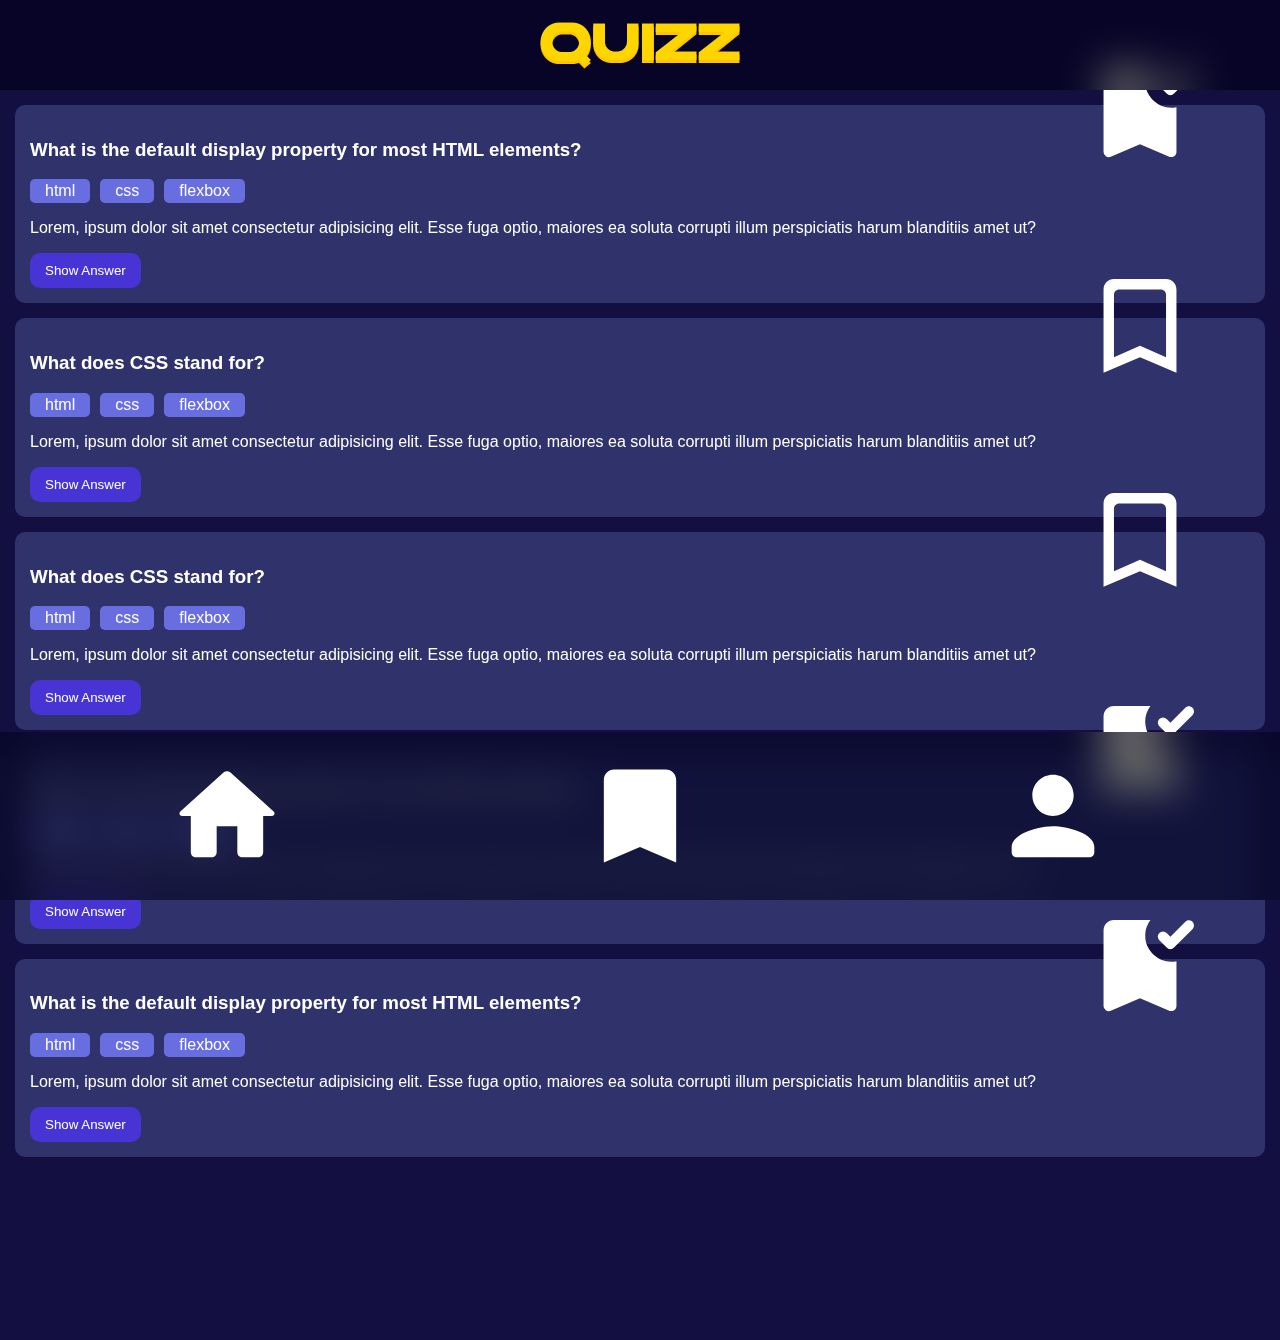
<file: index.html>
<!DOCTYPE html>
<html lang="en">
  <head>
    <meta charset="UTF-8" />
    <meta name="viewport" content="width=device-width, initial-scale=1.0" />
    <link rel="stylesheet" href="css/global.css" />
    <title>Quizz</title>
  </head>
  <body>
    <nav>
      <img src="img/logo.png" class="nav__logo" />
    </nav>
    <main>
      <section class="question__section">
        <div class="question__card">
          <svg
            class="bookmark__icon"
            xmlns="http://www.w3.org/2000/svg"
            xmlns:xlink="http://www.w3.org/1999/xlink"
            aria-hidden="true"
            role="img"
            class="iconify iconify--ic"
            width="100%"
            height="100%"
            preserveAspectRatio="xMidYMid meet"
            viewBox="0 0 24 24"
          >
            <path
              fill="currentColor"
              d="M5 5c0-1.1.9-2 2-2h7a5.002 5.002 0 0 0 5 7.9v8.58c0 .72-.73 1.2-1.39.92L12 18l-5.61 2.4A.994.994 0 0 1 5 19.48zm17.07-1.66c.39.39.39 1.02 0 1.41l-3.54 3.54a.996.996 0 0 1-1.41 0l-1.41-1.41a.996.996 0 1 1 1.41-1.41l.71.71l2.83-2.83c.39-.4 1.02-.4 1.41-.01"
            ></path>
          </svg>

          <h3>What is the default display property for most HTML elements?</h3>
          <div class="question__tag">
            <div class="question__tag__item">html</div>
            <div class="question__tag__item">css</div>
            <div class="question__tag__item">flexbox</div>
          </div>
          <p>
            Lorem, ipsum dolor sit amet consectetur adipisicing elit. Esse fuga
            optio, maiores ea soluta corrupti illum perspiciatis harum
            blanditiis amet ut?
          </p>
          <button class="answer__button">Show Answer</button>
        </div>
        <div class="question__card">
          <svg
            class="bookmark__icon"
            xmlns="http://www.w3.org/2000/svg"
            xmlns:xlink="http://www.w3.org/1999/xlink"
            aria-hidden="true"
            role="img"
            class="iconify iconify--ic"
            width="100%"
            height="100%"
            preserveAspectRatio="xMidYMid meet"
            viewBox="0 0 24 24"
          >
            <path
              fill="currentColor"
              d="M17 3H7c-1.1 0-2 .9-2 2v16l7-3l7 3V5c0-1.1-.9-2-2-2m0 15l-5-2.18L7 18V6c0-.55.45-1 1-1h8c.55 0 1 .45 1 1z"
            ></path>
          </svg>

          <h3>What does CSS stand for?</h3>
          <div class="question__tag">
            <div class="question__tag__item">html</div>
            <div class="question__tag__item">css</div>
            <div class="question__tag__item">flexbox</div>
          </div>
          <p>
            Lorem, ipsum dolor sit amet consectetur adipisicing elit. Esse fuga
            optio, maiores ea soluta corrupti illum perspiciatis harum
            blanditiis amet ut?
          </p>
          <button class="answer__button">Show Answer</button>
        </div>
        <div class="question__card">
          <svg
            class="bookmark__icon"
            xmlns="http://www.w3.org/2000/svg"
            xmlns:xlink="http://www.w3.org/1999/xlink"
            aria-hidden="true"
            role="img"
            class="iconify iconify--ic"
            width="100%"
            height="100%"
            preserveAspectRatio="xMidYMid meet"
            viewBox="0 0 24 24"
          >
            <path
              fill="currentColor"
              d="M17 3H7c-1.1 0-2 .9-2 2v16l7-3l7 3V5c0-1.1-.9-2-2-2m0 15l-5-2.18L7 18V6c0-.55.45-1 1-1h8c.55 0 1 .45 1 1z"
            ></path>
          </svg>

          <h3>What does CSS stand for?</h3>
          <div class="question__tag">
            <div class="question__tag__item">html</div>
            <div class="question__tag__item">css</div>
            <div class="question__tag__item">flexbox</div>
          </div>
          <p>
            Lorem, ipsum dolor sit amet consectetur adipisicing elit. Esse fuga
            optio, maiores ea soluta corrupti illum perspiciatis harum
            blanditiis amet ut?
          </p>
          <button class="answer__button">Show Answer</button>
        </div>
        <div class="question__card">
          <svg
            class="bookmark__icon"
            xmlns="http://www.w3.org/2000/svg"
            xmlns:xlink="http://www.w3.org/1999/xlink"
            aria-hidden="true"
            role="img"
            class="iconify iconify--ic"
            width="100%"
            height="100%"
            preserveAspectRatio="xMidYMid meet"
            viewBox="0 0 24 24"
          >
            <path
              fill="currentColor"
              d="M5 5c0-1.1.9-2 2-2h7a5.002 5.002 0 0 0 5 7.9v8.58c0 .72-.73 1.2-1.39.92L12 18l-5.61 2.4A.994.994 0 0 1 5 19.48zm17.07-1.66c.39.39.39 1.02 0 1.41l-3.54 3.54a.996.996 0 0 1-1.41 0l-1.41-1.41a.996.996 0 1 1 1.41-1.41l.71.71l2.83-2.83c.39-.4 1.02-.4 1.41-.01"
            ></path>
          </svg>

          <h3>What is the default display property for most HTML elements?</h3>
          <div class="question__tag">
            <div class="question__tag__item">html</div>
            <div class="question__tag__item">css</div>
            <div class="question__tag__item">flexbox</div>
          </div>
          <p>
            Lorem, ipsum dolor sit amet consectetur adipisicing elit. Esse fuga
            optio, maiores ea soluta corrupti illum perspiciatis harum
            blanditiis amet ut?
          </p>
          <button class="answer__button">Show Answer</button>
        </div>
        <div class="question__card">
          <svg
            class="bookmark__icon"
            xmlns="http://www.w3.org/2000/svg"
            xmlns:xlink="http://www.w3.org/1999/xlink"
            aria-hidden="true"
            role="img"
            class="iconify iconify--ic"
            width="100%"
            height="100%"
            preserveAspectRatio="xMidYMid meet"
            viewBox="0 0 24 24"
          >
            <path
              fill="currentColor"
              d="M5 5c0-1.1.9-2 2-2h7a5.002 5.002 0 0 0 5 7.9v8.58c0 .72-.73 1.2-1.39.92L12 18l-5.61 2.4A.994.994 0 0 1 5 19.48zm17.07-1.66c.39.39.39 1.02 0 1.41l-3.54 3.54a.996.996 0 0 1-1.41 0l-1.41-1.41a.996.996 0 1 1 1.41-1.41l.71.71l2.83-2.83c.39-.4 1.02-.4 1.41-.01"
            ></path>
          </svg>

          <h3>What is the default display property for most HTML elements?</h3>
          <div class="question__tag">
            <div class="question__tag__item">html</div>
            <div class="question__tag__item">css</div>
            <div class="question__tag__item">flexbox</div>
          </div>
          <p>
            Lorem, ipsum dolor sit amet consectetur adipisicing elit. Esse fuga
            optio, maiores ea soluta corrupti illum perspiciatis harum
            blanditiis amet ut?
          </p>
          <button class="answer__button">Show Answer</button>
        </div>
      </section>
    </main>
    <footer>
      <a href="index.html" class="footer__link">
        <svg
          class="footer__icon"
          xmlns="http://www.w3.org/2000/svg"
          xmlns:xlink="http://www.w3.org/1999/xlink"
          aria-hidden="true"
          role="img"
          class="iconify iconify--ic"
          width="100%"
          height="100%"
          preserveAspectRatio="xMidYMid meet"
          viewBox="0 0 24 24"
        >
          <path
            fill="currentColor"
            d="M10 19v-5h4v5c0 .55.45 1 1 1h3c.55 0 1-.45 1-1v-7h1.7c.46 0 .68-.57.33-.87L12.67 3.6c-.38-.34-.96-.34-1.34 0l-8.36 7.53c-.34.3-.13.87.33.87H5v7c0 .55.45 1 1 1h3c.55 0 1-.45 1-1"
          ></path>
        </svg>
      </a>
      <a href="bookmarks.html" class="footer__link">
        <svg
          class="footer__icon"
          xmlns="http://www.w3.org/2000/svg"
          xmlns:xlink="http://www.w3.org/1999/xlink"
          aria-hidden="true"
          role="img"
          class="iconify iconify--ic"
          width="100%"
          height="100%"
          preserveAspectRatio="xMidYMid meet"
          viewBox="0 0 24 24"
        >
          <path
            fill="currentColor"
            d="M17 3H7c-1.1 0-2 .9-2 2v16l7-3l7 3V5c0-1.1-.9-2-2-2"
          ></path>
        </svg>
      </a>
      <a href="profile.html" class="footer__link">
        <svg
          class="footer__icon"
          xmlns="http://www.w3.org/2000/svg"
          xmlns:xlink="http://www.w3.org/1999/xlink"
          aria-hidden="true"
          role="img"
          class="iconify iconify--ic"
          width="100%"
          height="100%"
          preserveAspectRatio="xMidYMid meet"
          viewBox="0 0 24 24"
        >
          <path
            fill="currentColor"
            d="M12 12c2.21 0 4-1.79 4-4s-1.79-4-4-4s-4 1.79-4 4s1.79 4 4 4m0 2c-2.67 0-8 1.34-8 4v1c0 .55.45 1 1 1h14c.55 0 1-.45 1-1v-1c0-2.66-5.33-4-8-4"
          ></path>
        </svg>
      </a>
    </footer>
  </body>
</html>
</file>
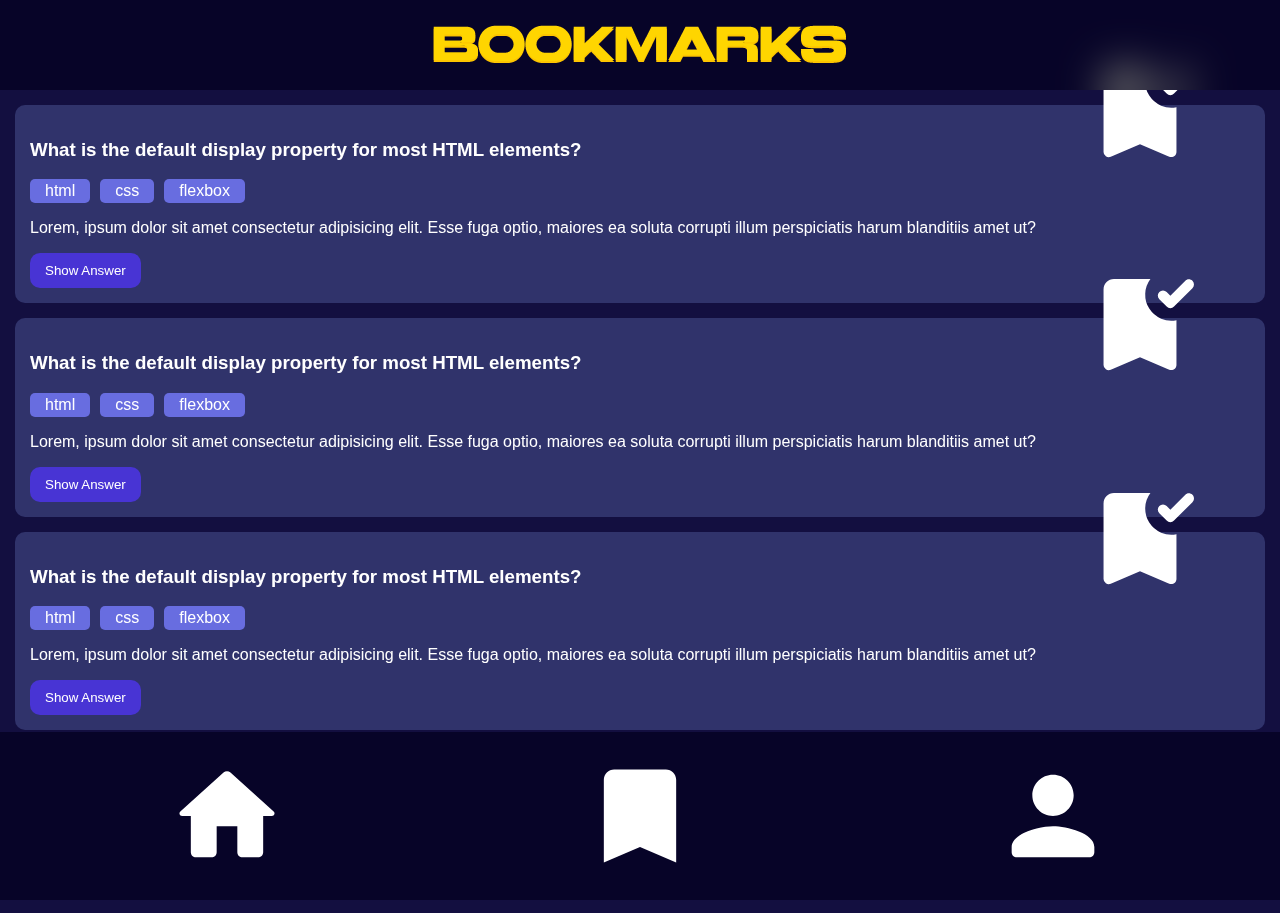
<file: bookmarks.html>
<!DOCTYPE html>
<html lang="en">
  <head>
    <meta charset="UTF-8" />
    <meta name="viewport" content="width=device-width, initial-scale=1.0" />
    <link rel="stylesheet" href="css/global.css" />
    <title>Quizz</title>
  </head>
  <body>
    <nav>
      <img src="img/bookmarks.png" class="nav__logo bookmarks__logo" />
    </nav>
    <main>
      <section class="question__section">
        <div class="question__card">
          <svg
            class="bookmark__icon"
            xmlns="http://www.w3.org/2000/svg"
            xmlns:xlink="http://www.w3.org/1999/xlink"
            aria-hidden="true"
            role="img"
            class="iconify iconify--ic"
            width="100%"
            height="100%"
            preserveAspectRatio="xMidYMid meet"
            viewBox="0 0 24 24"
          >
            <path
              fill="currentColor"
              d="M5 5c0-1.1.9-2 2-2h7a5.002 5.002 0 0 0 5 7.9v8.58c0 .72-.73 1.2-1.39.92L12 18l-5.61 2.4A.994.994 0 0 1 5 19.48zm17.07-1.66c.39.39.39 1.02 0 1.41l-3.54 3.54a.996.996 0 0 1-1.41 0l-1.41-1.41a.996.996 0 1 1 1.41-1.41l.71.71l2.83-2.83c.39-.4 1.02-.4 1.41-.01"
            ></path>
          </svg>

          <h3>What is the default display property for most HTML elements?</h3>
          <div class="question__tag">
            <div class="question__tag__item">html</div>
            <div class="question__tag__item">css</div>
            <div class="question__tag__item">flexbox</div>
          </div>
          <p>
            Lorem, ipsum dolor sit amet consectetur adipisicing elit. Esse fuga
            optio, maiores ea soluta corrupti illum perspiciatis harum
            blanditiis amet ut?
          </p>
          <button class="answer__button">Show Answer</button>
        </div>
        <div class="question__card">
          <svg
            class="bookmark__icon"
            xmlns="http://www.w3.org/2000/svg"
            xmlns:xlink="http://www.w3.org/1999/xlink"
            aria-hidden="true"
            role="img"
            class="iconify iconify--ic"
            width="100%"
            height="100%"
            preserveAspectRatio="xMidYMid meet"
            viewBox="0 0 24 24"
          >
            <path
              fill="currentColor"
              d="M5 5c0-1.1.9-2 2-2h7a5.002 5.002 0 0 0 5 7.9v8.58c0 .72-.73 1.2-1.39.92L12 18l-5.61 2.4A.994.994 0 0 1 5 19.48zm17.07-1.66c.39.39.39 1.02 0 1.41l-3.54 3.54a.996.996 0 0 1-1.41 0l-1.41-1.41a.996.996 0 1 1 1.41-1.41l.71.71l2.83-2.83c.39-.4 1.02-.4 1.41-.01"
            ></path>
          </svg>

          <h3>What is the default display property for most HTML elements?</h3>
          <div class="question__tag">
            <div class="question__tag__item">html</div>
            <div class="question__tag__item">css</div>
            <div class="question__tag__item">flexbox</div>
          </div>
          <p>
            Lorem, ipsum dolor sit amet consectetur adipisicing elit. Esse fuga
            optio, maiores ea soluta corrupti illum perspiciatis harum
            blanditiis amet ut?
          </p>
          <button class="answer__button">Show Answer</button>
        </div>
        <div class="question__card">
          <svg
            class="bookmark__icon"
            xmlns="http://www.w3.org/2000/svg"
            xmlns:xlink="http://www.w3.org/1999/xlink"
            aria-hidden="true"
            role="img"
            class="iconify iconify--ic"
            width="100%"
            height="100%"
            preserveAspectRatio="xMidYMid meet"
            viewBox="0 0 24 24"
          >
            <path
              fill="currentColor"
              d="M5 5c0-1.1.9-2 2-2h7a5.002 5.002 0 0 0 5 7.9v8.58c0 .72-.73 1.2-1.39.92L12 18l-5.61 2.4A.994.994 0 0 1 5 19.48zm17.07-1.66c.39.39.39 1.02 0 1.41l-3.54 3.54a.996.996 0 0 1-1.41 0l-1.41-1.41a.996.996 0 1 1 1.41-1.41l.71.71l2.83-2.83c.39-.4 1.02-.4 1.41-.01"
            ></path>
          </svg>

          <h3>What is the default display property for most HTML elements?</h3>
          <div class="question__tag">
            <div class="question__tag__item">html</div>
            <div class="question__tag__item">css</div>
            <div class="question__tag__item">flexbox</div>
          </div>
          <p>
            Lorem, ipsum dolor sit amet consectetur adipisicing elit. Esse fuga
            optio, maiores ea soluta corrupti illum perspiciatis harum
            blanditiis amet ut?
          </p>
          <button class="answer__button">Show Answer</button>
        </div>
      </section>
    </main>
    <footer>
      <a href="index.html" class="footer__link">
        <svg
          class="footer__icon"
          xmlns="http://www.w3.org/2000/svg"
          xmlns:xlink="http://www.w3.org/1999/xlink"
          aria-hidden="true"
          role="img"
          class="iconify iconify--ic"
          width="100%"
          height="100%"
          preserveAspectRatio="xMidYMid meet"
          viewBox="0 0 24 24"
        >
          <path
            fill="currentColor"
            d="M10 19v-5h4v5c0 .55.45 1 1 1h3c.55 0 1-.45 1-1v-7h1.7c.46 0 .68-.57.33-.87L12.67 3.6c-.38-.34-.96-.34-1.34 0l-8.36 7.53c-.34.3-.13.87.33.87H5v7c0 .55.45 1 1 1h3c.55 0 1-.45 1-1"
          ></path>
        </svg>
      </a>
      <a href="bookmarks.html" class="footer__link">
        <svg
          class="footer__icon"
          xmlns="http://www.w3.org/2000/svg"
          xmlns:xlink="http://www.w3.org/1999/xlink"
          aria-hidden="true"
          role="img"
          class="iconify iconify--ic"
          width="100%"
          height="100%"
          preserveAspectRatio="xMidYMid meet"
          viewBox="0 0 24 24"
        >
          <path
            fill="currentColor"
            d="M17 3H7c-1.1 0-2 .9-2 2v16l7-3l7 3V5c0-1.1-.9-2-2-2"
          ></path>
        </svg>
      </a>
      <a href="profile.html" class="footer__link">
        <svg
          class="footer__icon"
          xmlns="http://www.w3.org/2000/svg"
          xmlns:xlink="http://www.w3.org/1999/xlink"
          aria-hidden="true"
          role="img"
          class="iconify iconify--ic"
          width="100%"
          height="100%"
          preserveAspectRatio="xMidYMid meet"
          viewBox="0 0 24 24"
        >
          <path
            fill="currentColor"
            d="M12 12c2.21 0 4-1.79 4-4s-1.79-4-4-4s-4 1.79-4 4s1.79 4 4 4m0 2c-2.67 0-8 1.34-8 4v1c0 .55.45 1 1 1h14c.55 0 1-.45 1-1v-1c0-2.66-5.33-4-8-4"
          ></path>
        </svg>
      </a>
    </footer>
  </body>
</html>
</file>
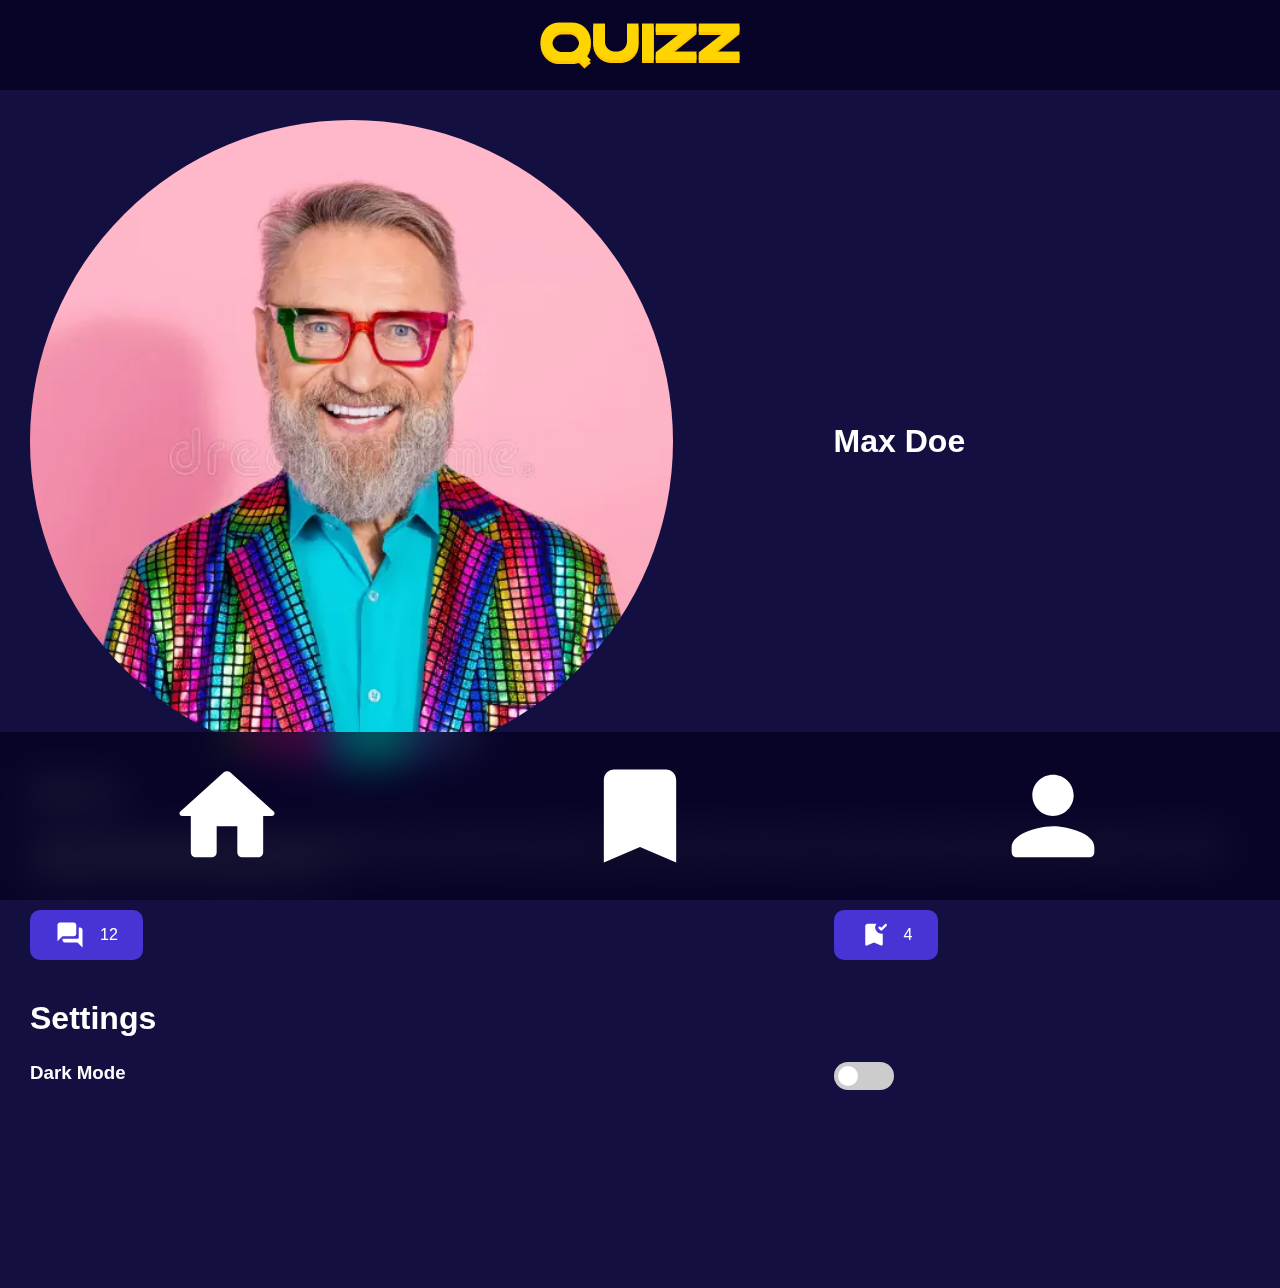
<file: profile.html>
<!DOCTYPE html>
<html lang="en">
  <head>
    <meta charset="UTF-8" />
    <meta name="viewport" content="width=device-width, initial-scale=1.0" />
    <link rel="stylesheet" href="css/global.css" />
    <title>Quizz</title>
  </head>
  <body>
    <nav>
      <img src="img/logo.png" class="nav__logo" />
    </nav>
    <main>
      <section class="profile__section">
        <div class="profile__card">
          <img src="img/profile.webp" class="profile__picture" />
          <h2 class="profile__name">Max Doe</h2>
          <h3 class="profile__about">About me:</h3>
          <p class="profile__about__text">
            Lorem ipsum dolor sit amet consectetur adipisicing elit. Fugit
            facilis dolore alias, ut deleniti nisi, placeat laborum consectetur
            sed eaque, harum esse dignissimos aperiam voluptate amet incidunt
            explicabo illum id?
          </p>

          <div class="questions__answered profile__tag">
            <svg
              class="profile__icon"
              xmlns="http://www.w3.org/2000/svg"
              xmlns:xlink="http://www.w3.org/1999/xlink"
              aria-hidden="true"
              role="img"
              class="iconify iconify--ic"
              width="100%"
              height="100%"
              preserveAspectRatio="xMidYMid meet"
              viewBox="0 0 24 24"
            >
              <path
                fill="currentColor"
                d="M20 6h-1v8c0 .55-.45 1-1 1H6v1c0 1.1.9 2 2 2h10l4 4V8c0-1.1-.9-2-2-2m-3 5V4c0-1.1-.9-2-2-2H4c-1.1 0-2 .9-2 2v13l4-4h9c1.1 0 2-.9 2-2"
              ></path>
            </svg>

            <p>12</p>
          </div>
          <div class="questions__bookmarked profile__tag">
            <svg
              class="profile__icon"
              xmlns="http://www.w3.org/2000/svg"
              xmlns:xlink="http://www.w3.org/1999/xlink"
              aria-hidden="true"
              role="img"
              class="iconify iconify--ic"
              width="100%"
              height="100%"
              preserveAspectRatio="xMidYMid meet"
              viewBox="0 0 24 24"
            >
              <path
                fill="currentColor"
                d="M5 5c0-1.1.9-2 2-2h7a5.002 5.002 0 0 0 5 7.9v8.58c0 .72-.73 1.2-1.39.92L12 18l-5.61 2.4A.994.994 0 0 1 5 19.48zm17.07-1.66c.39.39.39 1.02 0 1.41l-3.54 3.54a.996.996 0 0 1-1.41 0l-1.41-1.41a.996.996 0 1 1 1.41-1.41l.71.71l2.83-2.83c.39-.4 1.02-.4 1.41-.01"
              ></path>
            </svg>

            <p>4</p>
          </div>
          <h2 class="profile__settings">Settings</h2>
          <h3 class="dark__mode">Dark Mode</h3>
          <label class="switch dark__mode__switch">
            <input type="checkbox" />
            <span class="slider round"></span>
          </label>
        </div>
      </section>
    </main>
    <footer>
      <a href="index.html" class="footer__link">
        <svg
          class="footer__icon"
          xmlns="http://www.w3.org/2000/svg"
          xmlns:xlink="http://www.w3.org/1999/xlink"
          aria-hidden="true"
          role="img"
          class="iconify iconify--ic"
          width="100%"
          height="100%"
          preserveAspectRatio="xMidYMid meet"
          viewBox="0 0 24 24"
        >
          <path
            fill="currentColor"
            d="M10 19v-5h4v5c0 .55.45 1 1 1h3c.55 0 1-.45 1-1v-7h1.7c.46 0 .68-.57.33-.87L12.67 3.6c-.38-.34-.96-.34-1.34 0l-8.36 7.53c-.34.3-.13.87.33.87H5v7c0 .55.45 1 1 1h3c.55 0 1-.45 1-1"
          ></path>
        </svg>
      </a>
      <a href="bookmarks.html" class="footer__link">
        <svg
          class="footer__icon"
          xmlns="http://www.w3.org/2000/svg"
          xmlns:xlink="http://www.w3.org/1999/xlink"
          aria-hidden="true"
          role="img"
          class="iconify iconify--ic"
          width="100%"
          height="100%"
          preserveAspectRatio="xMidYMid meet"
          viewBox="0 0 24 24"
        >
          <path
            fill="currentColor"
            d="M17 3H7c-1.1 0-2 .9-2 2v16l7-3l7 3V5c0-1.1-.9-2-2-2"
          ></path>
        </svg>
      </a>
      <a href="profile.html" class="footer__link">
        <svg
          class="footer__icon"
          xmlns="http://www.w3.org/2000/svg"
          xmlns:xlink="http://www.w3.org/1999/xlink"
          aria-hidden="true"
          role="img"
          class="iconify iconify--ic"
          width="100%"
          height="100%"
          preserveAspectRatio="xMidYMid meet"
          viewBox="0 0 24 24"
        >
          <path
            fill="currentColor"
            d="M12 12c2.21 0 4-1.79 4-4s-1.79-4-4-4s-4 1.79-4 4s1.79 4 4 4m0 2c-2.67 0-8 1.34-8 4v1c0 .55.45 1 1 1h14c.55 0 1-.45 1-1v-1c0-2.66-5.33-4-8-4"
          ></path>
        </svg>
      </a>
    </footer>
  </body>
</html>
</file>
<file: css/global.css>
@import "theme.css";

@import "../components/nav.css";
@import "../components/question-card.css";
@import "../components/profile-card.css";
@import "../components/dark-mode-toggle.css";
@import "../components/footer-menu.css";

body {
  padding: 0;
  margin: 0;
  background-color: var(--background-blue);
  color: white;
}

h2 {
  font-size: xx-large;
}
</file>
